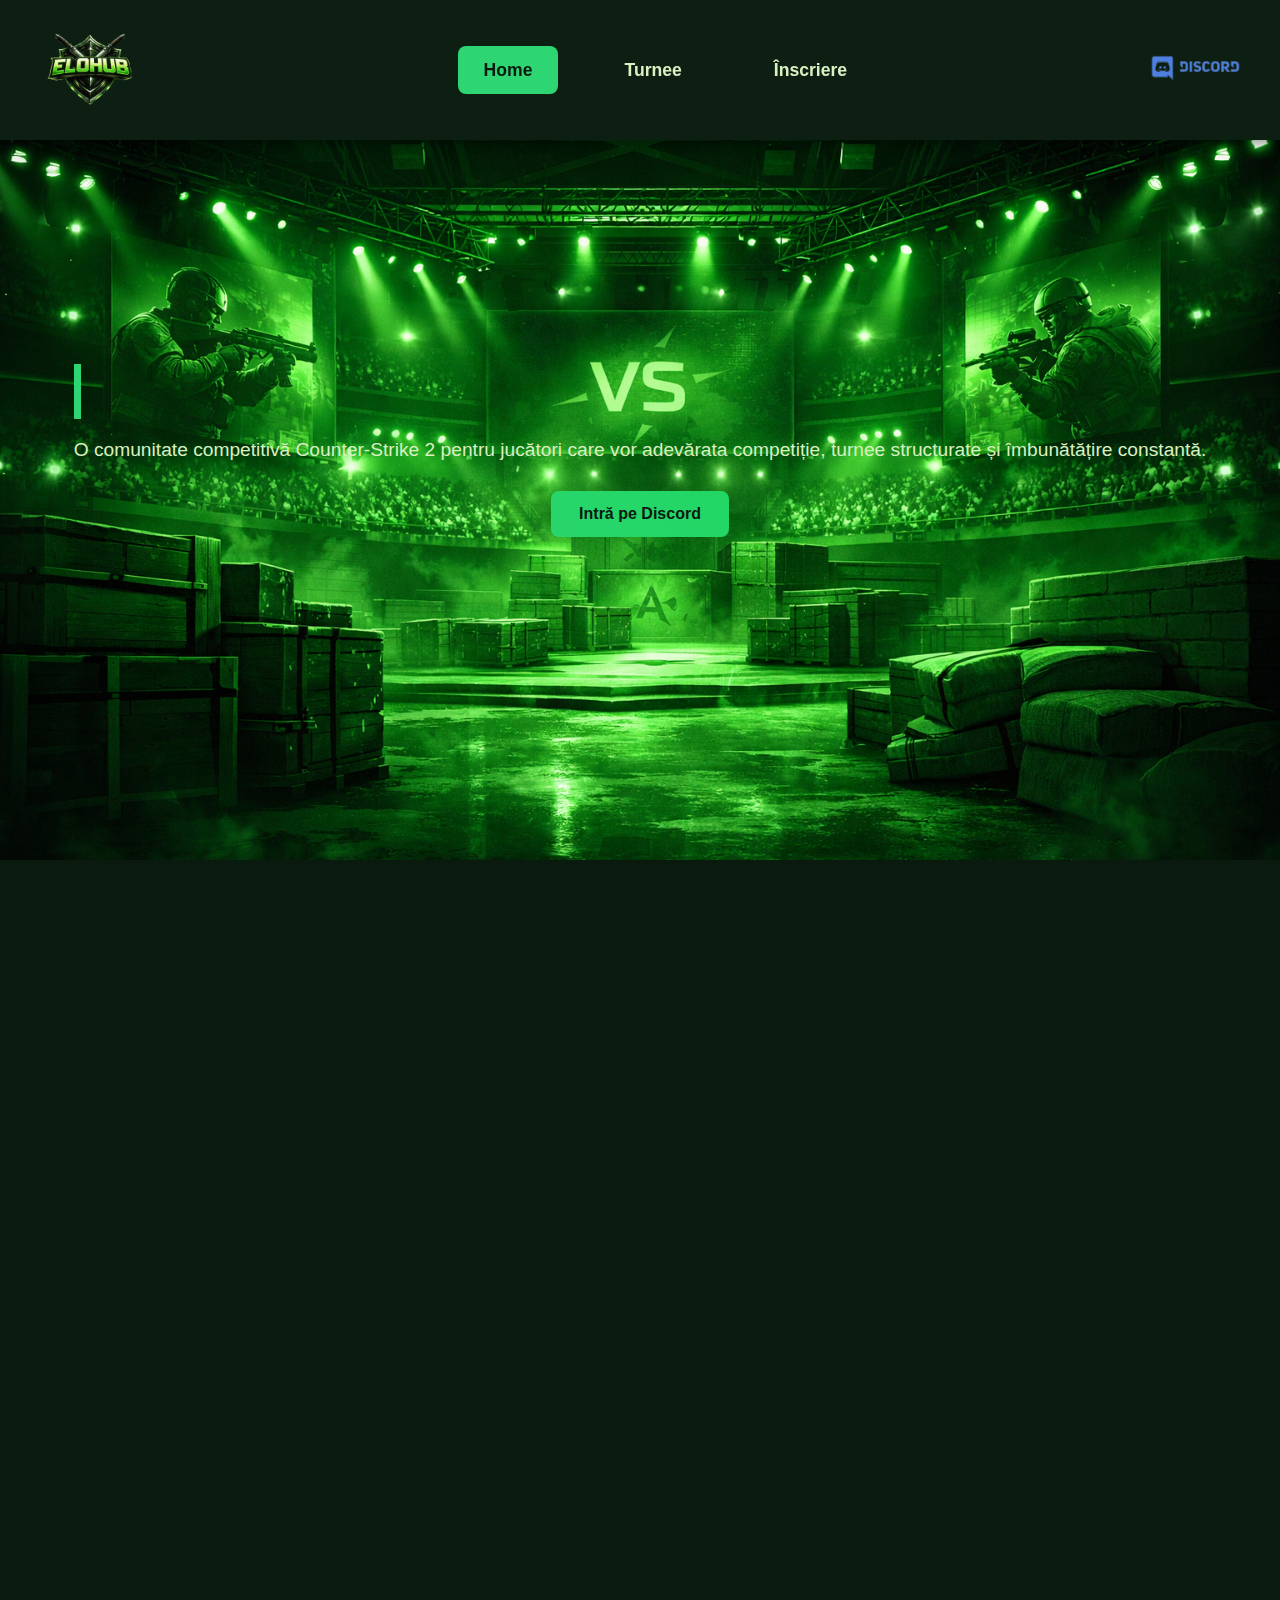
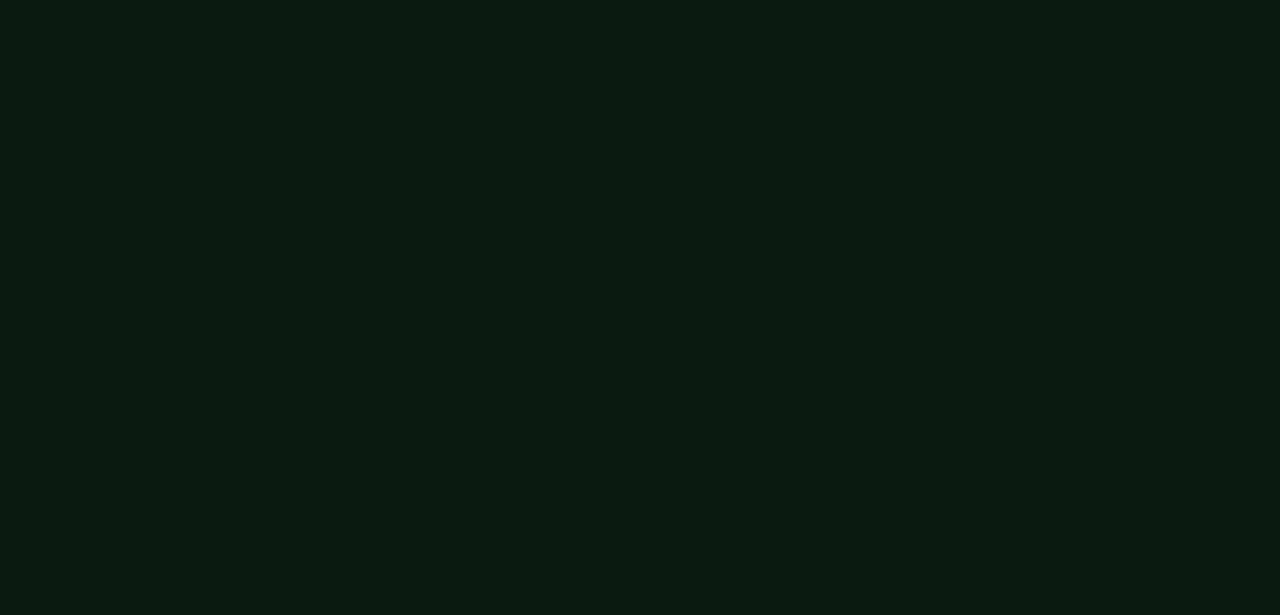
<file: index.html>
<!DOCTYPE html>
<html lang="ro">
<head>
  <meta charset="UTF-8">
  <meta name="viewport" content="width=device-width, initial-scale=1.0">
  <link rel="icon" type="image/png" href="images/favicon.png">
  <link rel="apple-touch-icon" href="images/favicon.png">

  <title>ELOHUB Community</title>
  <link rel="stylesheet" href="style.css">
</head>
<body>

  <!-- Navbar -->
  <nav>
    <div class="navbar">
      <img src="images/logo.png" alt="Logo ELOHUB" class="logo">

      <ul class="nav-links">
        <li><a href="index.html" class="active">Home</a></li>
        <li><a href="turnee.html">Turnee</a></li>
        <li><a href="inscriere.html">Înscriere</a></li>
      </ul>

      <a href="https://discord.gg/pgcGsfjr" target="_blank" class="discord-btn">
        <img src="images/discord.png" alt="Discord">
      </a>
    </div>
  </nav>

  <!-- Header -->
  <header class="header-turnee fade-in" style="background-image: url('images/header-background.png');">
    <div class="header-content">
      <h1>ELOHUB Community!</h1>
      <p>O comunitate competitivă Counter-Strike 2 pentru jucători care vor adevărata competiție, turnee structurate și îmbunătățire constantă.</p>
      <a href="https://discord.gg/pgcGsfjr" class="btn">Intră pe Discord</a>
    </div>
  </header>

  <!-- Misiune -->
  <section class="misiune fade-in">
    <h2>Misiunea Noastră</h2>
    <p>Ne dorim să construim o comunitate CS2 puternică, unde jucătorii pot concura, crește și-și demonstra abilitățile. Alătură-te singur sau cu echipa ta și participă la turnee cu premii în creștere.</p>
  </section>

  <!-- Social Media -->
  <section class="social-card fade-in">
    <h2>Rămâi conectat la turnee și evenimente – Social Media ELOHUB</h2>
    <div class="social-icons">
      <a href="https://www.instagram.com/elohubro/" target="_blank"><img src="images/instagram.png" alt="Instagram"></a>
      <a href="https://www.tiktok.com/@elohubro" target="_blank"><img src="images/tiktok.png" alt="TikTok"></a>
      <a href="https://www.youtube.com/@elohubro" target="_blank"><img src="images/youtube.png" alt="YouTube"></a>
    </div>
  </section>

  <!-- Card Turneu -->
  <section class="turnee-active fade-in">
    <div class="turneu-card">
      <h3>Turneu Active</h3>
      <p><strong>Turneu</strong></p>
      <p>Status: Upcoming</p>
      <p>Premiu: €100 (transferabil pe Revolut, ING, Paysafe)</p>
      <p>Server dedicat: EU / România</p>
      <p>Start turneu: În momentul în care se strâng 15 echipe</p>
      <a href="https://discord.gg/pgcGsfjr" class="btn">Înscrie echipa</a>
    </div>
  </section>

  <!-- Footer -->
  <footer class="fade-in">
    <p>© 2026 ELOHUB Community. Toate drepturile rezervate.</p>
  </footer>

  <!-- JS pentru Fade-in la Scroll -->
  <script>
    const faders = document.querySelectorAll('.fade-in');

    const appearOptions = {
      threshold: 0.2,
      rootMargin: "0px 0px -50px 0px"
    };

    const appearOnScroll = new IntersectionObserver((entries, observer) => {
      entries.forEach(entry => {
        if(entry.isIntersecting){
          entry.target.classList.add('show');
          observer.unobserve(entry.target);
        }
      });
    }, appearOptions);

    faders.forEach(fader => appearOnScroll.observe(fader));
  </script>

  <!-- Smooth scroll pentru ancore interne -->
  <script>
    document.querySelectorAll('a[href^="#"]').forEach(anchor => {
      anchor.addEventListener('click', function(e) {
        e.preventDefault();
        const target = document.querySelector(this.getAttribute('href'));
        if(target){
          target.scrollIntoView({ behavior: 'smooth' });
        }
      });
    });
  </script>

  <!-- Eliminare cursor după typing -->
  <script>
    const header = document.querySelector('.header-content h1');
    setTimeout(() => {
      header.style.borderRight = 'none';
    }, 3000); // timpul trebuie să fie egal cu animația din CSS (3s)
  </script>

<audio id="glockSound" src="sounds/glock.mp3" preload="auto"></audio>

<script>
  const glockSound = document.getElementById('glockSound');

  document.addEventListener('click', () => {
    glockSound.currentTime = 0; // resetează sunetul
    glockSound.volume = 0.25;   // volum mic (0.1–1)
    glockSound.play();
  });
</script>



</body>
</html>
</file>
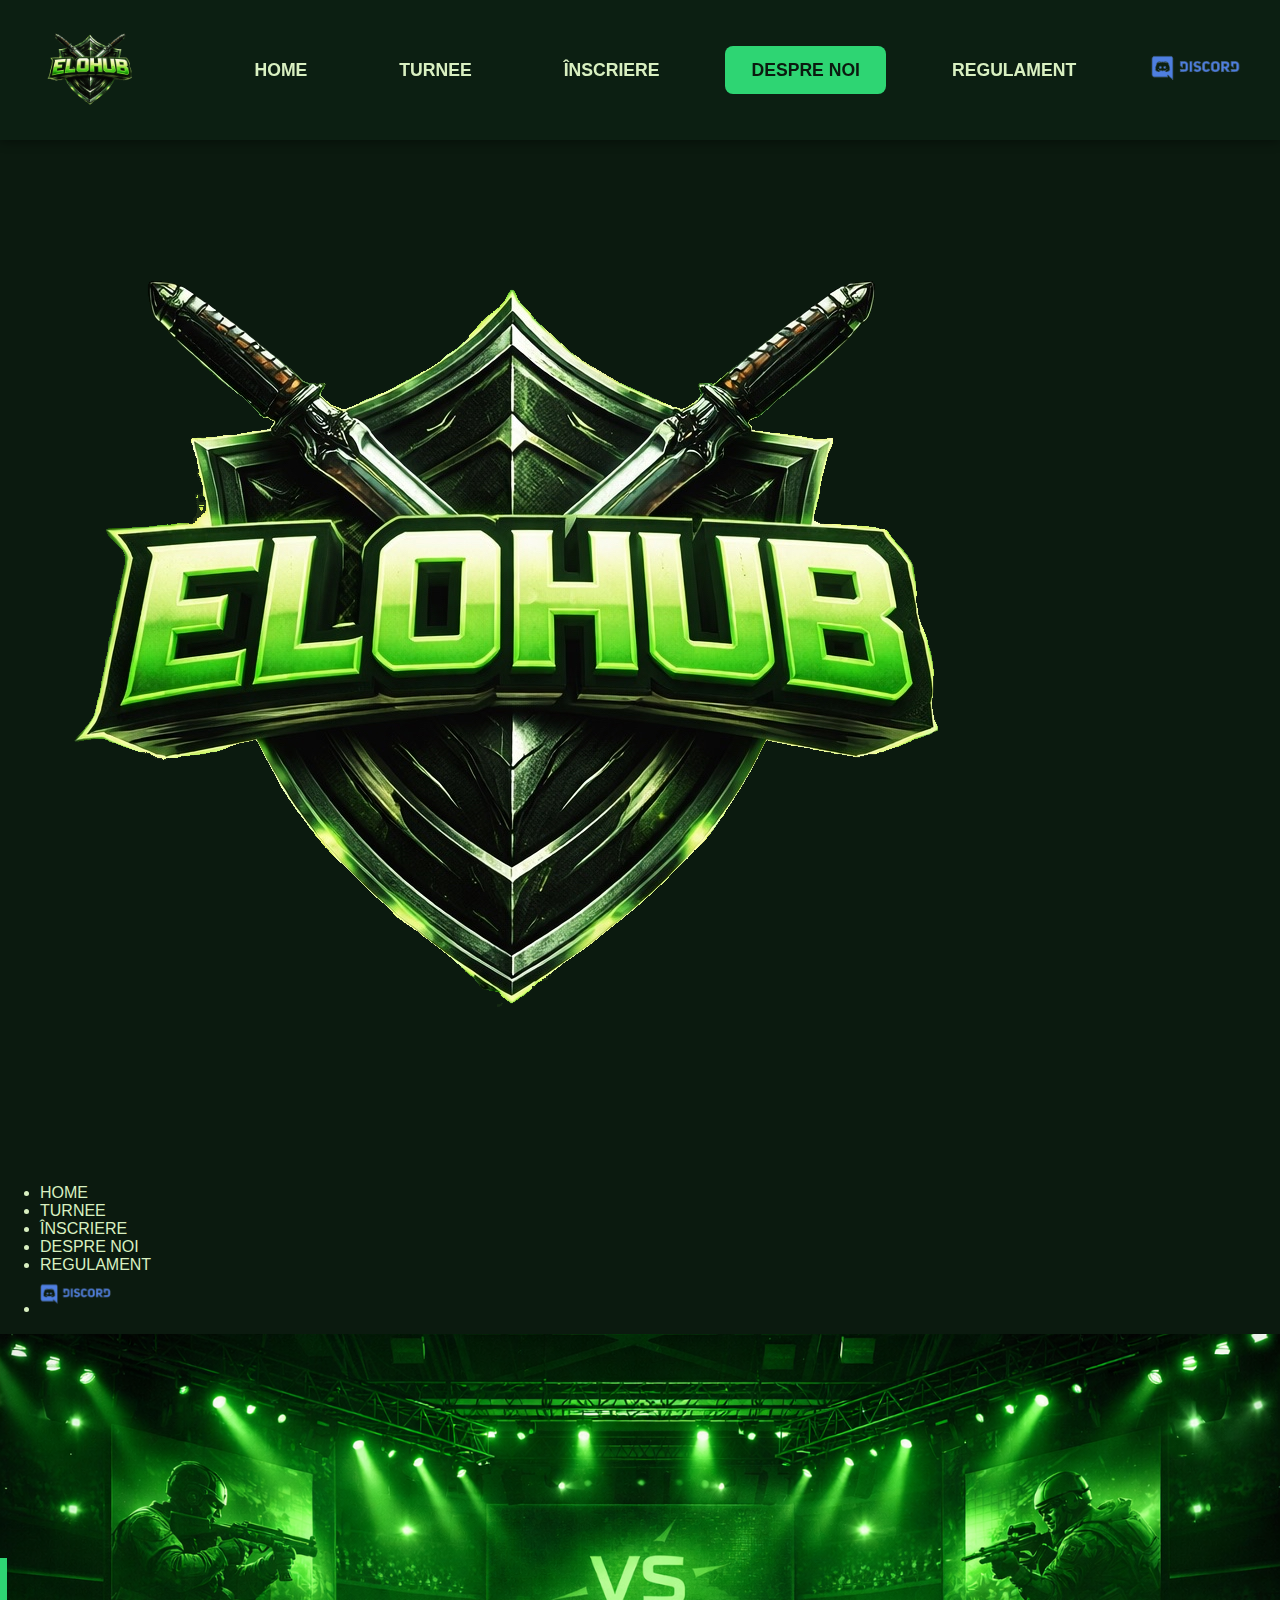
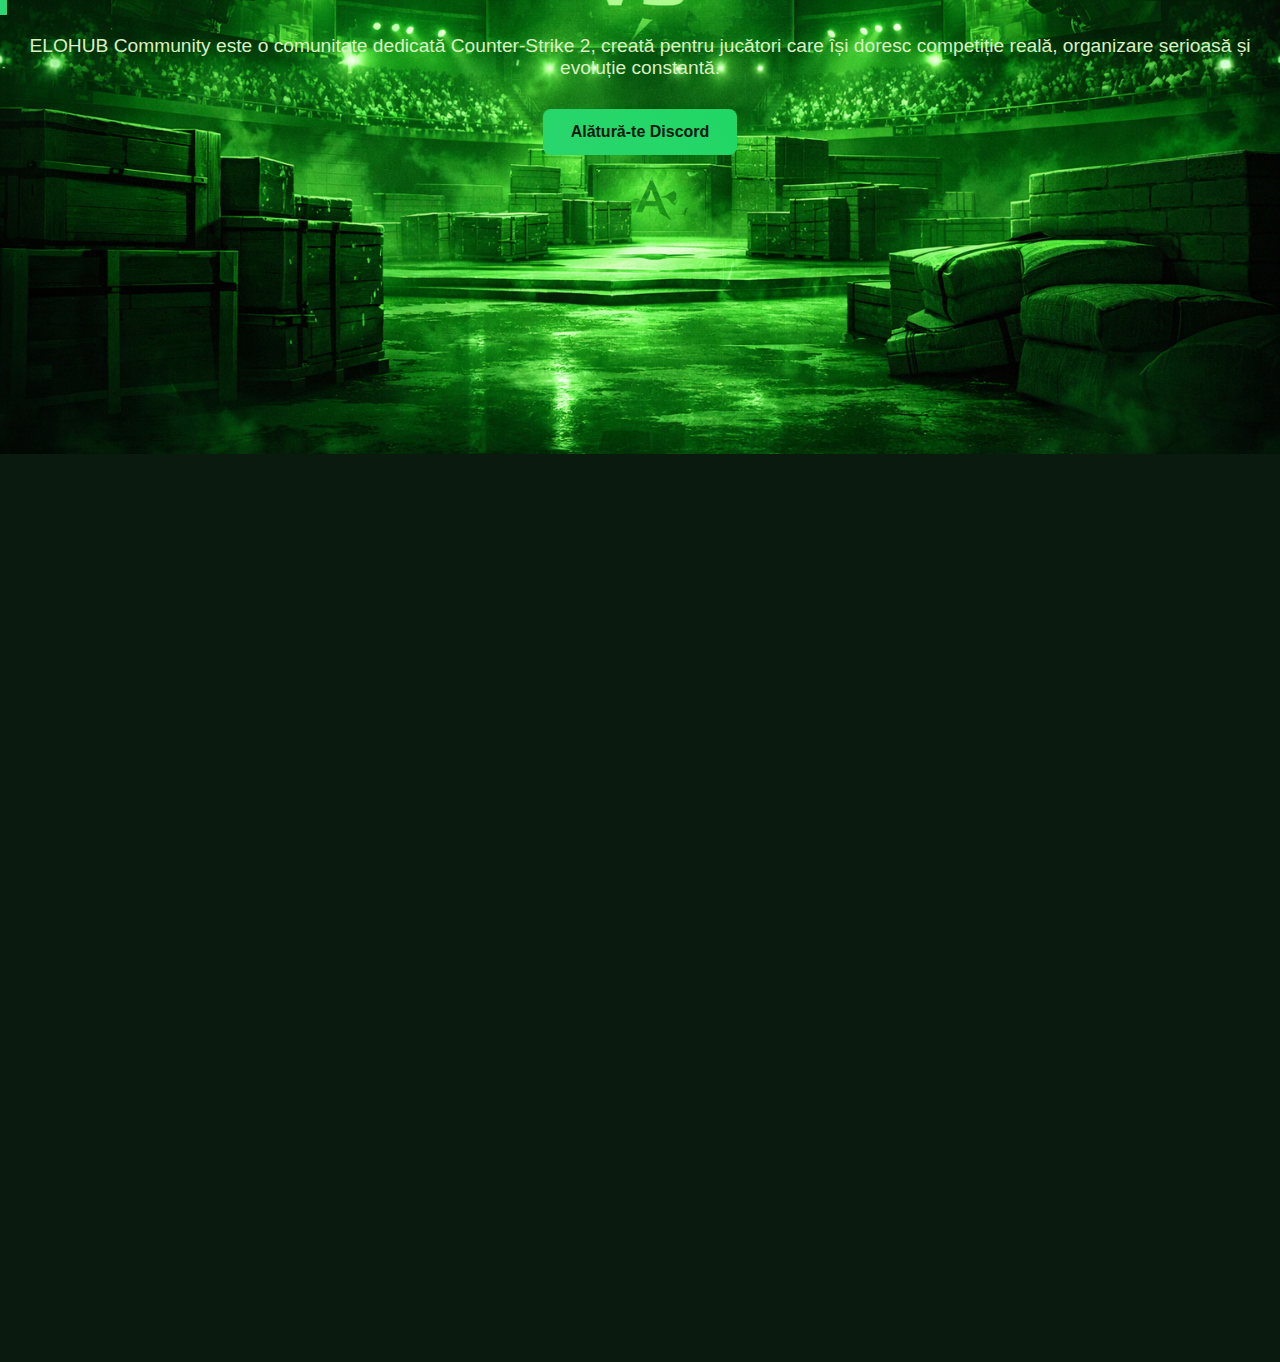
<file: despre.html>
<!DOCTYPE html>
<html lang="ro">
<head>
  <meta charset="UTF-8">
  <meta name="viewport" content="width=device-width, initial-scale=1.0">
  <link rel="icon" type="image/png" href="images/favicon.png">
  <link rel="apple-touch-icon" href="images/favicon.png">
  <title>Despre Noi – ELOHUB Community</title>
  <link rel="stylesheet" href="style.css">
</head>
<body>

  <!-- Navbar -->
  <nav>
    <div class="navbar">
      <img src="images/logo.png" alt="Logo ELOHUB" class="logo">

      <ul class="nav-links">
        <li><a href="index.html">HOME</a></li>
        <li><a href="turnee.html">TURNEE</a></li>
        <li><a href="inscriere.html">ÎNSCRIERE</a></li>
        <li><a href="despre.html" class="active">DESPRE NOI</a></li>
         <li><a href="regulament.html">REGULAMENT</a></li>
      </ul>

      <a href="https://discord.gg/pgcGsfjr" target="_blank" class="discord-btn">
        <img src="images/discord.png" alt="Discord">
      </a>
    </div>
  </nav>

  <!-- Mobile Hamburger -->
<div class="mobile-menu-icon" id="mobileMenuIcon">
  <div></div>
  <div></div>
  <div></div>
</div>

<!-- Mobile Menu Overlay -->
<div class="mobile-menu" id="mobileMenu">
  <img src="images/logo.png" alt="Logo ELOHUB" class="mobile-logo home-logo">
  <ul>
    <li><a href="index.html">HOME</a></li>
    <li><a href="turnee.html">TURNEE</a></li>
    <li><a href="inscriere.html">ÎNSCRIERE</a></li>
    <li><a href="despre.html" class="active">DESPRE NOI</a></li>
    <li><a href="regulament.html">REGULAMENT</a></li>
    <li>
      <a href="https://discord.gg/pgcGsfjr" target="_blank">
        <img src="images/discord.png" alt="Discord" style="height:40px;">
      </a>
    </li>
  </ul>
</div>


  <!-- Header Despre Noi -->
  <header class="header-turnee fade-in" style="background-image: url('images/header-background.png');">
    <div class="header-content">
      <h1>🎮 Despre ELOHUB Community</h1>
      <p>ELOHUB Community este o comunitate dedicată Counter-Strike 2, creată pentru jucători care își doresc competiție reală, organizare serioasă și evoluție constantă.</p>
      <a href="https://discord.gg/pgcGsfjr" class="btn">Alătură-te Discord</a>
    </div>
  </header>

  <!-- Card Despre Noi -->
  <section class="turnee-active fade-in">
    <div class="turneu-card">
      <h3>Scopul Comunității și Servicii</h3>
      <p>🔹 Organizăm turnee CS2 5v5 cu premii în bani</p>
      <p>🔹 Momentan premiu: 100€, cu obiectivul de a crește de la eveniment la eveniment</p>
      <p>🔹 Dispunem de 2 servere dedicate Counter-Strike 2, stabile și optimizate</p>
      <p>🔹 Avem canale speciale pentru:</p>
      <ul>
        <li>FACEIT 🎯</li>
        <li>Echipe & recrutări 🤝</li>
        <li>Discuții CS2 și strategii 🧠</li>
      </ul>
      <p>🛡️ Staff-ul ELOHUB este activ, capabil și gata să ajute comunitatea în orice moment, asigurând un mediu corect și organizat.</p>
      <p>📢 Ne dorim să construim o comunitate puternică, unde jucătorii pot concura, învăța și se pot afirma. Te așteptăm în număr cât mai mare, de preferat cu echipa ta, pentru a vă înscrie la turneele noastre și a lupta pentru premii din ce în ce mai mari.</p>
      <p>🚀 ELOHUB Community – locul unde competiția începe cu adevărat.</p>
      <a href="https://discord.gg/pgcGsfjr" class="btn">Intră pe Discord</a>
    </div>
  </section>

  <!-- Footer -->
  <footer class="fade-in">
    <p>© 2026 ELOHUB Community. Toate drepturile rezervate.</p>
  </footer>

  <!-- JS pentru Fade-in la Scroll -->
  <script>
    const faders = document.querySelectorAll('.fade-in');

    const appearOptions = {
      threshold: 0.2,
      rootMargin: "0px 0px -50px 0px"
    };

    const appearOnScroll = new IntersectionObserver((entries, observer) => {
      entries.forEach(entry => {
        if(entry.isIntersecting){
          entry.target.classList.add('show');
          observer.unobserve(entry.target);
        }
      });
    }, appearOptions);

    faders.forEach(fader => appearOnScroll.observe(fader));
  </script>

<script>
const mobileMenuIcon = document.getElementById('mobileMenuIcon');
const mobileMenu = document.getElementById('mobileMenu');

// Deschide / închide meniul din hamburger
mobileMenuIcon.addEventListener('click', () => {
  const isOpen = mobileMenu.classList.toggle('open');
  mobileMenuIcon.classList.toggle('active');

  // Scroll lock
  document.body.style.overflow = isOpen ? 'hidden' : 'auto';
});

// Închide meniul când apeși pe un link din meniu
const mobileLinks = mobileMenu.querySelectorAll('a');

mobileLinks.forEach(link => {
  link.addEventListener('click', () => {
    mobileMenu.classList.remove('open');
    mobileMenuIcon.classList.remove('active');
    document.body.style.overflow = 'auto'; // reactivare scroll
  });
});
</script>

</body>
</html>
</file>
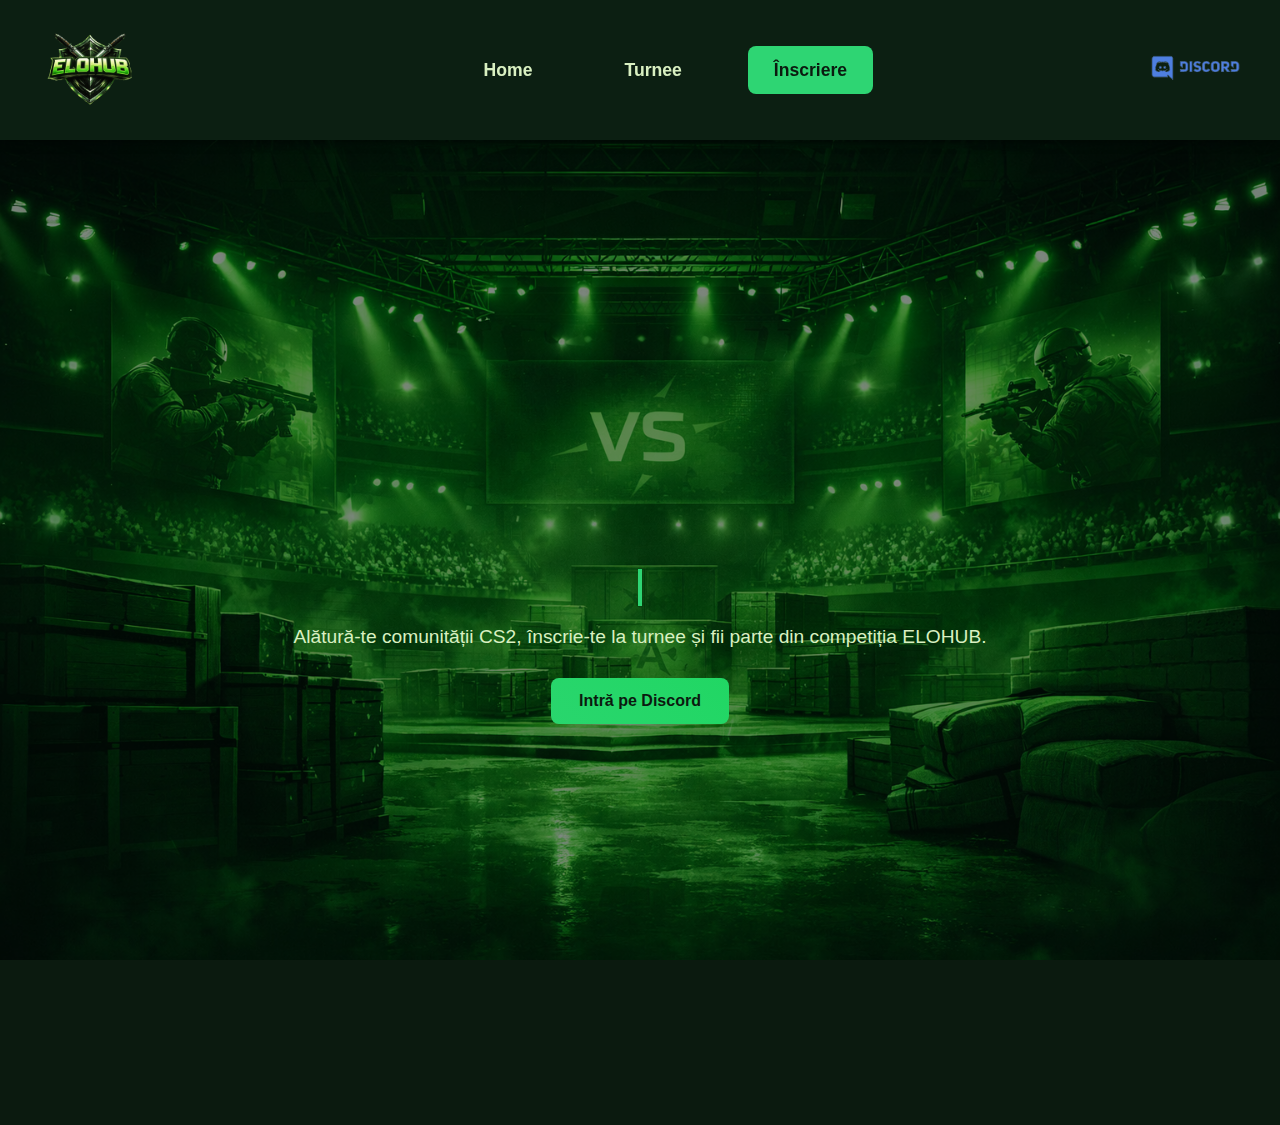
<file: inscriere.html>
<!DOCTYPE html>
<html lang="ro">
<head>
  <meta charset="UTF-8">
  <meta name="viewport" content="width=device-width, initial-scale=1.0">
  <title>Înscriere – ELOHUB Community</title>
  <link rel="stylesheet" href="style.css">
</head>
<body>

  <!-- Navbar -->
  <nav>
    <div class="navbar">
      <img src="images/logo.png" alt="Logo ELOHUB" class="logo">

      <ul class="nav-links">
        <li><a href="index.html">Home</a></li>
        <li><a href="turnee.html">Turnee</a></li>
        <li><a href="inscriere.html" class="active">Înscriere</a></li>
      </ul>

      <a href="https://discord.gg/pgcGsfjr" target="_blank" class="discord-btn">
        <img src="images/discord.png" alt="Discord">
      </a>
    </div>
  </nav>

  <!-- Header -->
  <header class="header-inscriere fade-in">
    <div class="header-content">
      <h1>Înscriere ELOHUB!</h1>
      <p>Alătură-te comunității CS2, înscrie-te la turnee și fii parte din competiția ELOHUB.</p>
      <a href="https://discord.gg/pgcGsfjr" class="btn">Intră pe Discord</a>
    </div>
  </header>



  <!-- Footer -->
  <footer class="fade-in">
    <p>© 2026 ELOHUB Community. Toate drepturile rezervate.</p>
  </footer>

  <!-- JS pentru Fade-in la Scroll -->
  <script>
    const faders = document.querySelectorAll('.fade-in');

    const appearOptions = {
      threshold: 0.2,
      rootMargin: "0px 0px -50px 0px"
    };

    const appearOnScroll = new IntersectionObserver((entries, observer) => {
      entries.forEach(entry => {
        if(entry.isIntersecting){
          entry.target.classList.add('show');
          observer.unobserve(entry.target);
        }
      });
    }, appearOptions);

    faders.forEach(fader => appearOnScroll.observe(fader));
  </script>

  <!-- JS pentru cursor titlu header -->
  <script>
    const headerInscriere = document.querySelector('.header-inscriere .header-content h1');

    setTimeout(() => {
      headerInscriere.style.borderRight = 'none'; // cursorul dispare complet după 3s
    }, 3000);
  </script>

</body>
</html>
</file>
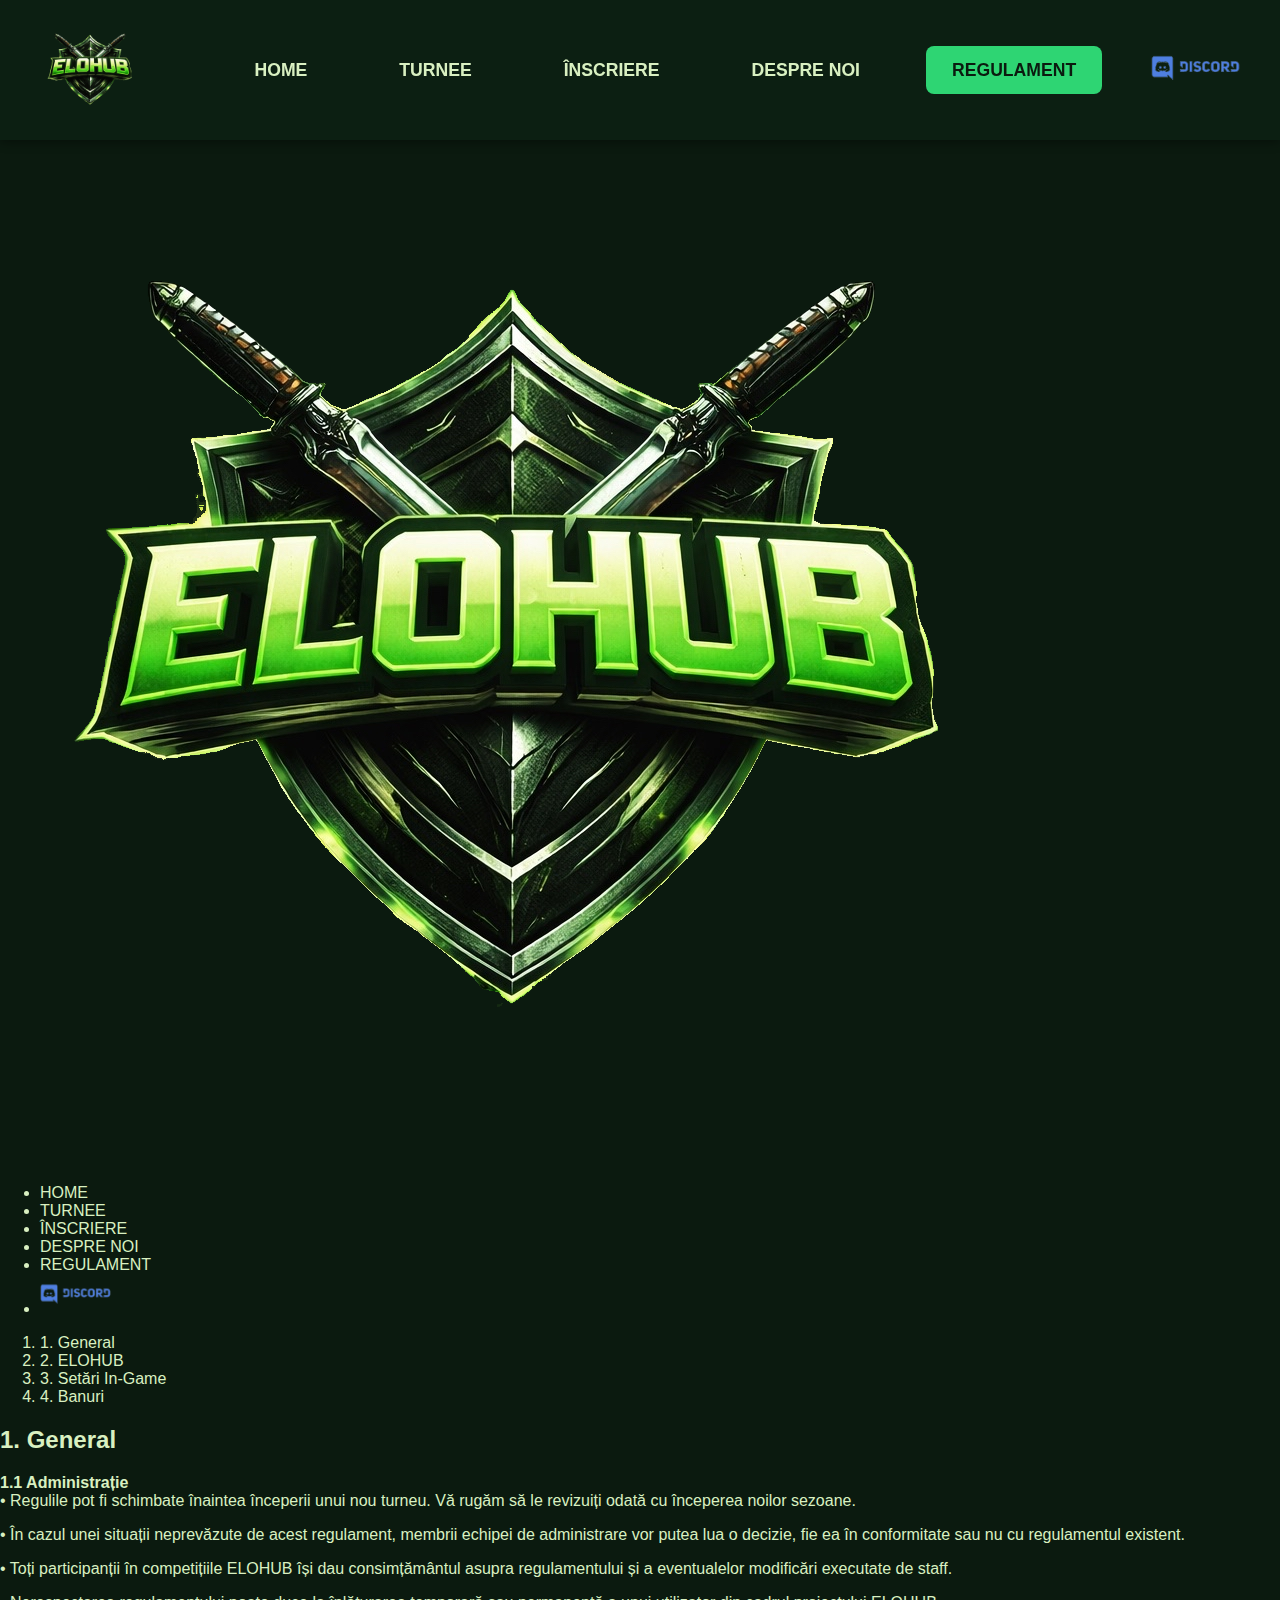
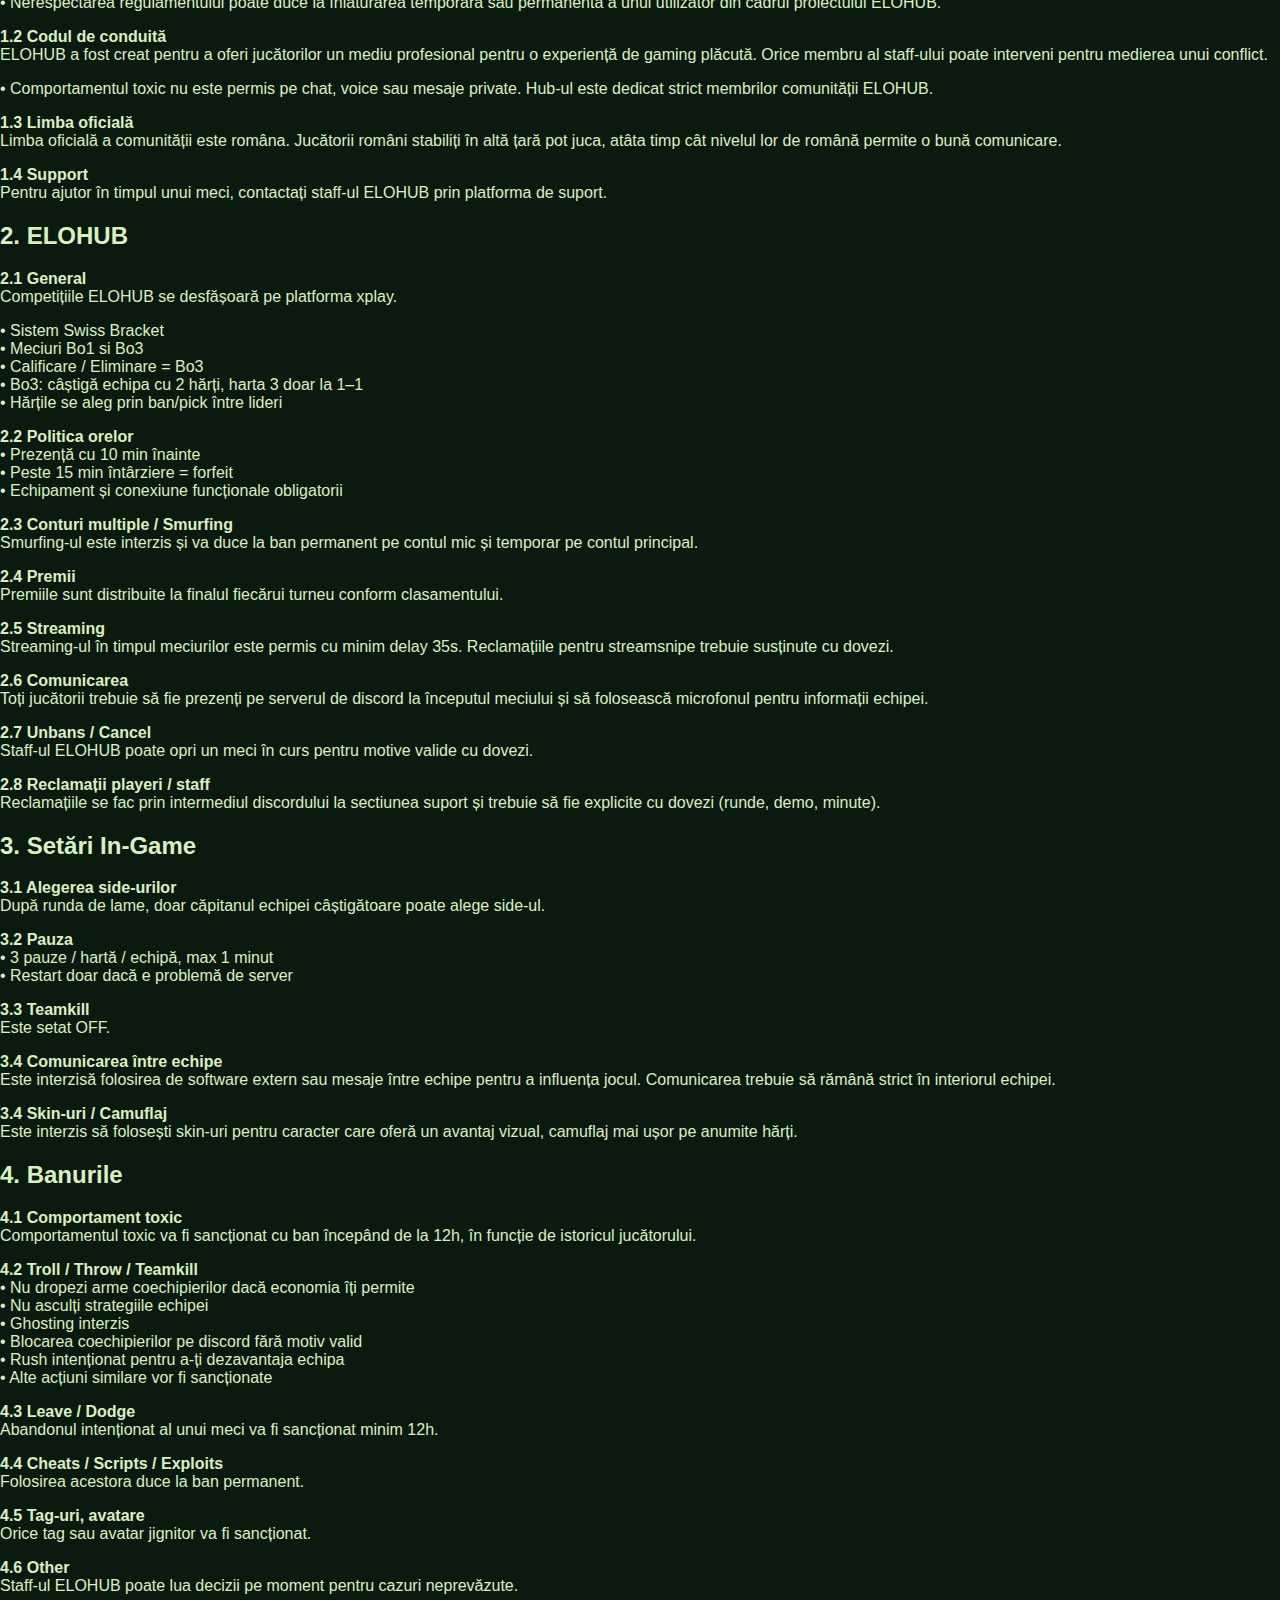
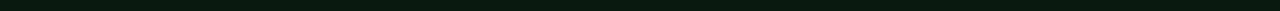
<file: regulament.html>
<!DOCTYPE html>
<html lang="ro">
<head>
  <meta charset="UTF-8">
  <meta name="viewport" content="width=device-width, initial-scale=1.0">
  <link rel="icon" type="image/png" href="images/favicon.png">
  <link rel="apple-touch-icon" href="images/favicon.png">

  <title>ELOHUB Community</title>
  <link rel="stylesheet" href="style.css">
</head>
<body>

   <!-- Navbar -->
  <nav>
    <div class="navbar">
      <img src="images/logo.png" alt="Logo ELOHUB" class="logo">

      <ul class="nav-links">
        <li><a href="index.html">HOME</a></li>
        <li><a href="turnee.html">TURNEE</a></li>
        <li><a href="inscriere.html">ÎNSCRIERE</a></li>
        <li><a href="despre.html">DESPRE NOI</a></li>
         <li><a href="regulament.html" class="active">REGULAMENT</a></li>
      </ul>

      <a href="https://discord.gg/pgcGsfjr" target="_blank" class="discord-btn">
        <img src="images/discord.png" alt="Discord">
      </a>
    </div>
  </nav>

  <!-- Mobile Hamburger -->
<div class="mobile-menu-icon" id="mobileMenuIcon">
  <div></div>
  <div></div>
  <div></div>
</div>

<!-- Mobile Menu Overlay -->
<div class="mobile-menu" id="mobileMenu">
  <img src="images/logo.png" alt="Logo ELOHUB" class="mobile-logo home-logo">
  <ul>
    <li><a href="index.html">HOME</a></li>
    <li><a href="turnee.html">TURNEE</a></li>
    <li><a href="inscriere.html">ÎNSCRIERE</a></li>
    <li><a href="despre.html">DESPRE NOI</a></li>
    <li><a href="regulament.html" class="active">REGULAMENT</a></li>
    <li>
      <a href="https://discord.gg/pgcGsfjr" target="_blank">
        <img src="images/discord.png" alt="Discord" style="height:40px;">
      </a>
    </li>
  </ul>
</div>

<!-- Regulament -->
<div class="regulament">
  <!-- Meniu lateral -->
  <nav class="regulament-menu">
    <ol>
      <li><a href="#general">1. General</a></li>
      <li><a href="#elohub">2. ELOHUB</a></li>
      <li><a href="#setari">3. Setări In-Game</a></li>
      <li><a href="#banuri">4. Banuri</a></li>
    </ol>
  </nav>


    <!-- Conținut regulament -->
    <div class="regulament-content">
      <!-- General -->
      <h2 id="general">1. General</h2>
      <p><strong>1.1 Administrație</strong><br>
       • Regulile pot fi schimbate înaintea începerii unui nou turneu. Vă rugăm să le revizuiți odată cu începerea noilor sezoane.</p>
      <p>• În cazul unei situații neprevăzute de acest regulament, membrii echipei de administrare vor putea lua o decizie, fie ea în conformitate sau nu cu regulamentul existent.</p>
      <p> • Toți participanții în competițiile ELOHUB își dau consimțământul asupra regulamentului și a eventualelor modificări executate de staff.</p>
      <p>• Nerespectarea regulamentului poate duce la înlăturarea temporară sau permanentă a unui utilizator din cadrul proiectului ELOHUB.</p>

      <p><strong>1.2 Codul de conduită</strong><br>
      ELOHUB a fost creat pentru a oferi jucătorilor un mediu profesional pentru o experiență de gaming plăcută. Orice membru al staff-ului poate interveni pentru medierea unui conflict.</p>
      <p>• Comportamentul toxic nu este permis pe chat, voice sau mesaje private. Hub-ul este dedicat strict membrilor comunității ELOHUB.</p>

      <p><strong>1.3 Limba oficială</strong><br>
      Limba oficială a comunității este româna. Jucătorii români stabiliți în altă țară pot juca, atâta timp cât nivelul lor de română permite o bună comunicare.</p>

      <p><strong>1.4 Support</strong><br>
      Pentru ajutor în timpul unui meci, contactați staff-ul ELOHUB prin platforma de suport.</p>

      <!-- ELOHUB -->
      <h2 id="elohub">2. ELOHUB</h2>
      <p><strong>2.1 General</strong><br>
      Competițiile ELOHUB se desfășoară pe platforma xplay.</p>
      <p>• Sistem Swiss Bracket<br>
         • Meciuri Bo1 si Bo3<br>
         • Calificare / Eliminare = Bo3<br>
         • Bo3: câștigă echipa cu 2 hărți, harta 3 doar la 1–1<br>
         • Hărțile se aleg prin ban/pick între lideri</p>

      <p><strong>2.2 Politica orelor</strong><br>
      • Prezență cu 10 min înainte<br>
      • Peste 15 min întârziere = forfeit<br>
      • Echipament și conexiune funcționale obligatorii</p>

      <p><strong>2.3 Conturi multiple / Smurfing</strong><br>
      Smurfing-ul este interzis și va duce la ban permanent pe contul mic și temporar pe contul principal.</p>

      <p><strong>2.4 Premii</strong><br>
      Premiile sunt distribuite la finalul fiecărui turneu conform clasamentului.</p>

      <p><strong>2.5 Streaming</strong><br>
      Streaming-ul în timpul meciurilor este permis cu minim delay 35s. Reclamațiile pentru streamsnipe trebuie susținute cu dovezi.</p>

      <p><strong>2.6 Comunicarea</strong><br>
      Toți jucătorii trebuie să fie prezenți pe serverul de discord la începutul meciului și să folosească microfonul pentru informații echipei.</p>

      <p><strong>2.7 Unbans / Cancel</strong><br>
      Staff-ul ELOHUB poate opri un meci în curs pentru motive valide cu dovezi.</p>

      <p><strong>2.8 Reclamații playeri / staff</strong><br>
      Reclamațiile se fac prin intermediul discordului la sectiunea suport și trebuie să fie explicite cu dovezi (runde, demo, minute).</p>

      <!-- Setări In-Game -->
      <h2 id="setari">3. Setări In-Game</h2>
      <p><strong>3.1 Alegerea side-urilor</strong><br>
      După runda de lame, doar căpitanul echipei câștigătoare poate alege side-ul.</p>

      <p><strong>3.2 Pauza</strong><br>
      • 3 pauze / hartă / echipă, max 1 minut<br>
      • Restart doar dacă e problemă de server
      <p><strong>3.3 Teamkill</strong><br>
      Este setat OFF.</p>

      <p><strong>3.4 Comunicarea între echipe</strong><br>
      Este interzisă folosirea de software extern sau mesaje între echipe pentru a influența jocul. Comunicarea trebuie să rămână strict în interiorul echipei.</p>

      <p><strong>3.4 Skin-uri / Camuflaj</strong><br>
Este interzis să folosești skin-uri pentru caracter care oferă un avantaj vizual, camuflaj mai ușor pe anumite hărți.</p>


      <!-- Banurile -->
      <h2 id="banuri">4. Banurile</h2>
      <p><strong>4.1 Comportament toxic</strong><br>
      Comportamentul toxic va fi sancționat cu ban începând de la 12h, în funcție de istoricul jucătorului.</p>

      <p><strong>4.2 Troll / Throw / Teamkill</strong><br>
      • Nu dropezi arme coechipierilor dacă economia îți permite<br>
      • Nu asculți strategiile echipei<br>
      • Ghosting interzis<br>
      • Blocarea coechipierilor pe discord fără motiv valid<br>
      • Rush intenționat pentru a-ți dezavantaja echipa<br>
      • Alte acțiuni similare vor fi sancționate</p>

      <p><strong>4.3 Leave / Dodge</strong><br>
      Abandonul intenționat al unui meci va fi sancționat minim 12h.</p>

      <p><strong>4.4 Cheats / Scripts / Exploits</strong><br>
      Folosirea acestora duce la ban permanent.</p>

      <p><strong>4.5 Tag-uri, avatare</strong><br>
      Orice tag sau avatar jignitor va fi sancționat.</p>

      <p><strong>4.6 Other</strong><br>
      Staff-ul ELOHUB poate lua decizii pe moment pentru cazuri neprevăzute.</p>

    </div>

  </footer>
  </div>


  
<script>
document.addEventListener('DOMContentLoaded', function() {
  const sections = document.querySelectorAll('.regulament-content h2');
  const menuLinks = document.querySelectorAll('.regulament-menu a');

  function setActiveLink() {
    let currentIndex = 0;
    const scrollPos = window.scrollY + 160; // ajustare pentru navbar

    // Determinăm secțiunea curentă
    sections.forEach((section, index) => {
      if (scrollPos >= section.offsetTop) {
        currentIndex = index;
      }
    });

    // Verificăm dacă suntem aproape de finalul paginii -> ultima secțiune activă
    if ((window.innerHeight + window.scrollY) >= (document.body.offsetHeight - 10)) {
      currentIndex = sections.length - 1;
    }

    // Aplicăm clasa active
    menuLinks.forEach(link => link.classList.remove('active'));
    menuLinks[currentIndex].classList.add('active');
  }

  // Setare inițială și la scroll
  setActiveLink();
  window.addEventListener('scroll', setActiveLink);
});
</script>

<script>
const mobileMenuIcon = document.getElementById('mobileMenuIcon');
const mobileMenu = document.getElementById('mobileMenu');

// Deschide / închide meniul din hamburger
mobileMenuIcon.addEventListener('click', () => {
  const isOpen = mobileMenu.classList.toggle('open');
  mobileMenuIcon.classList.toggle('active');

  // Scroll lock
  document.body.style.overflow = isOpen ? 'hidden' : 'auto';
});

// Închide meniul când apeși pe un link din meniu
const mobileLinks = mobileMenu.querySelectorAll('a');

mobileLinks.forEach(link => {
  link.addEventListener('click', () => {
    mobileMenu.classList.remove('open');
    mobileMenuIcon.classList.remove('active');
    document.body.style.overflow = 'auto'; // reactivare scroll
  });
});
</script>


</body>
</html>
</file>
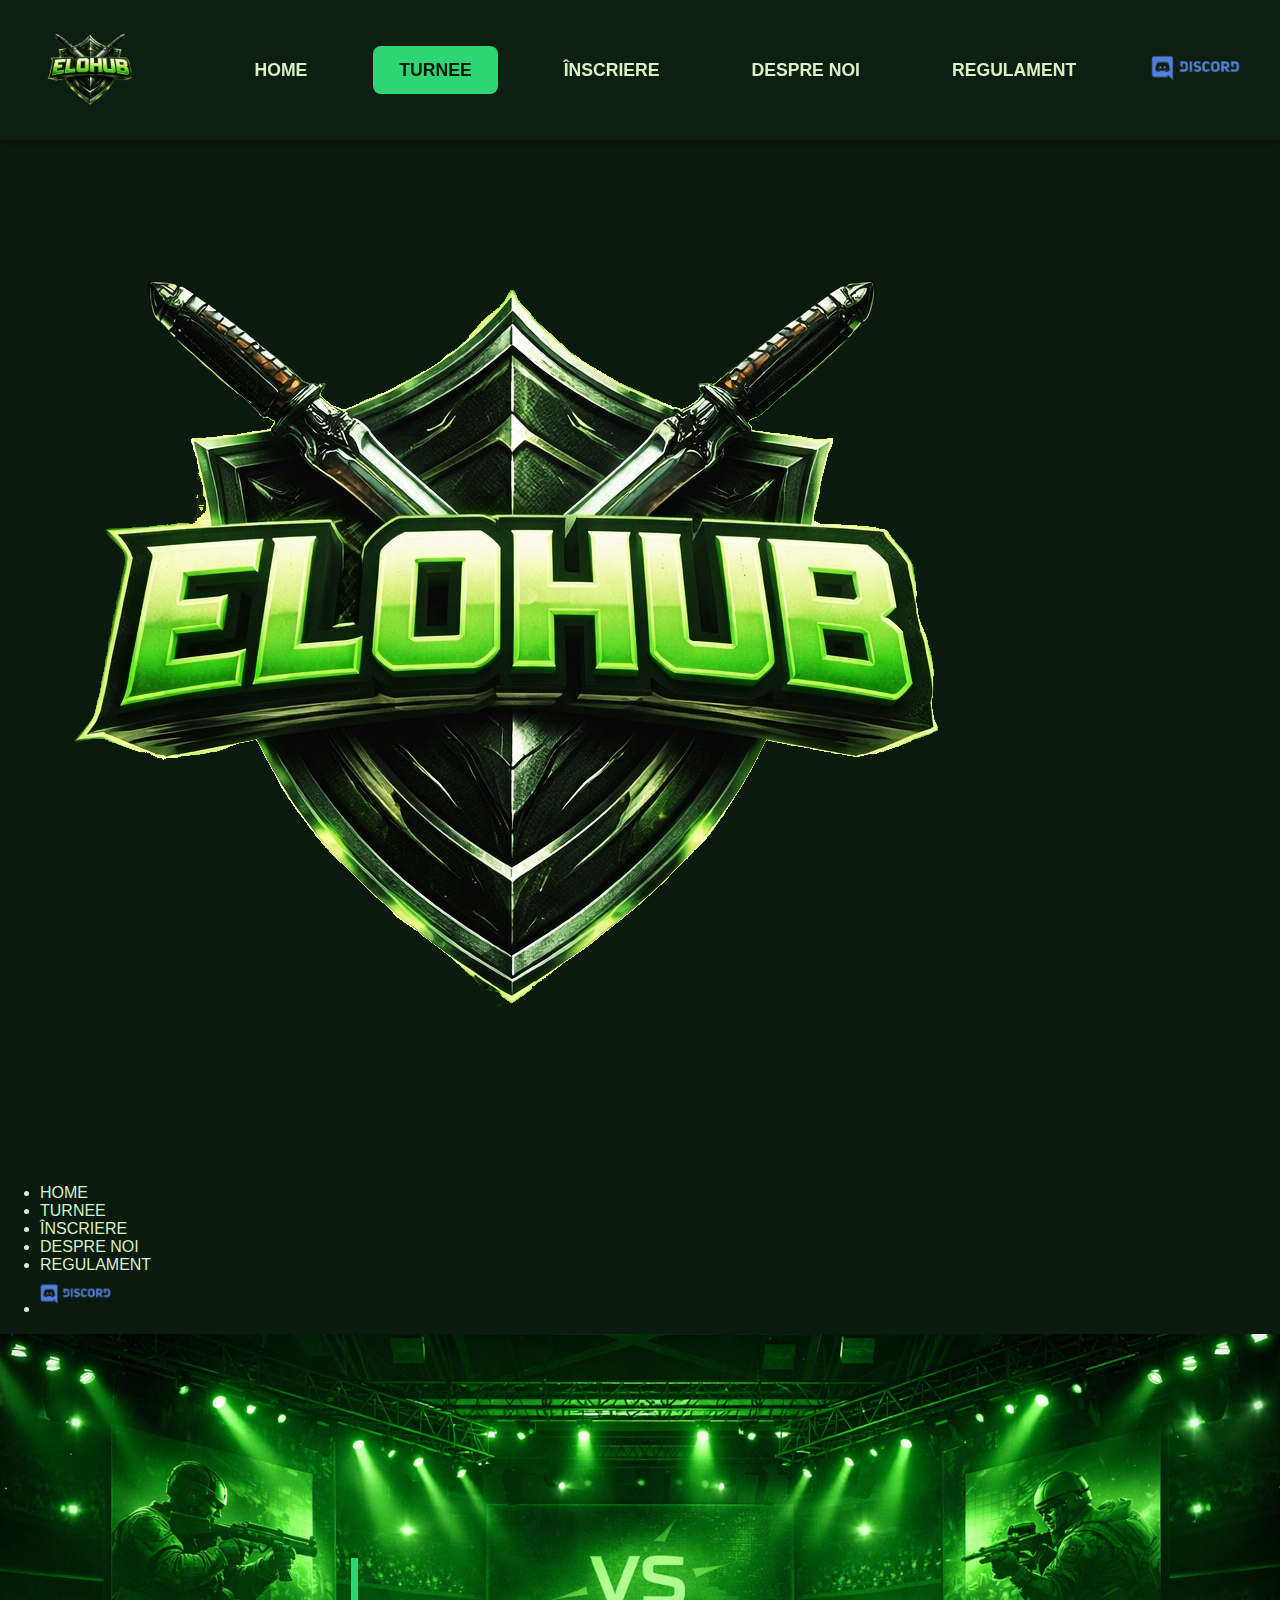
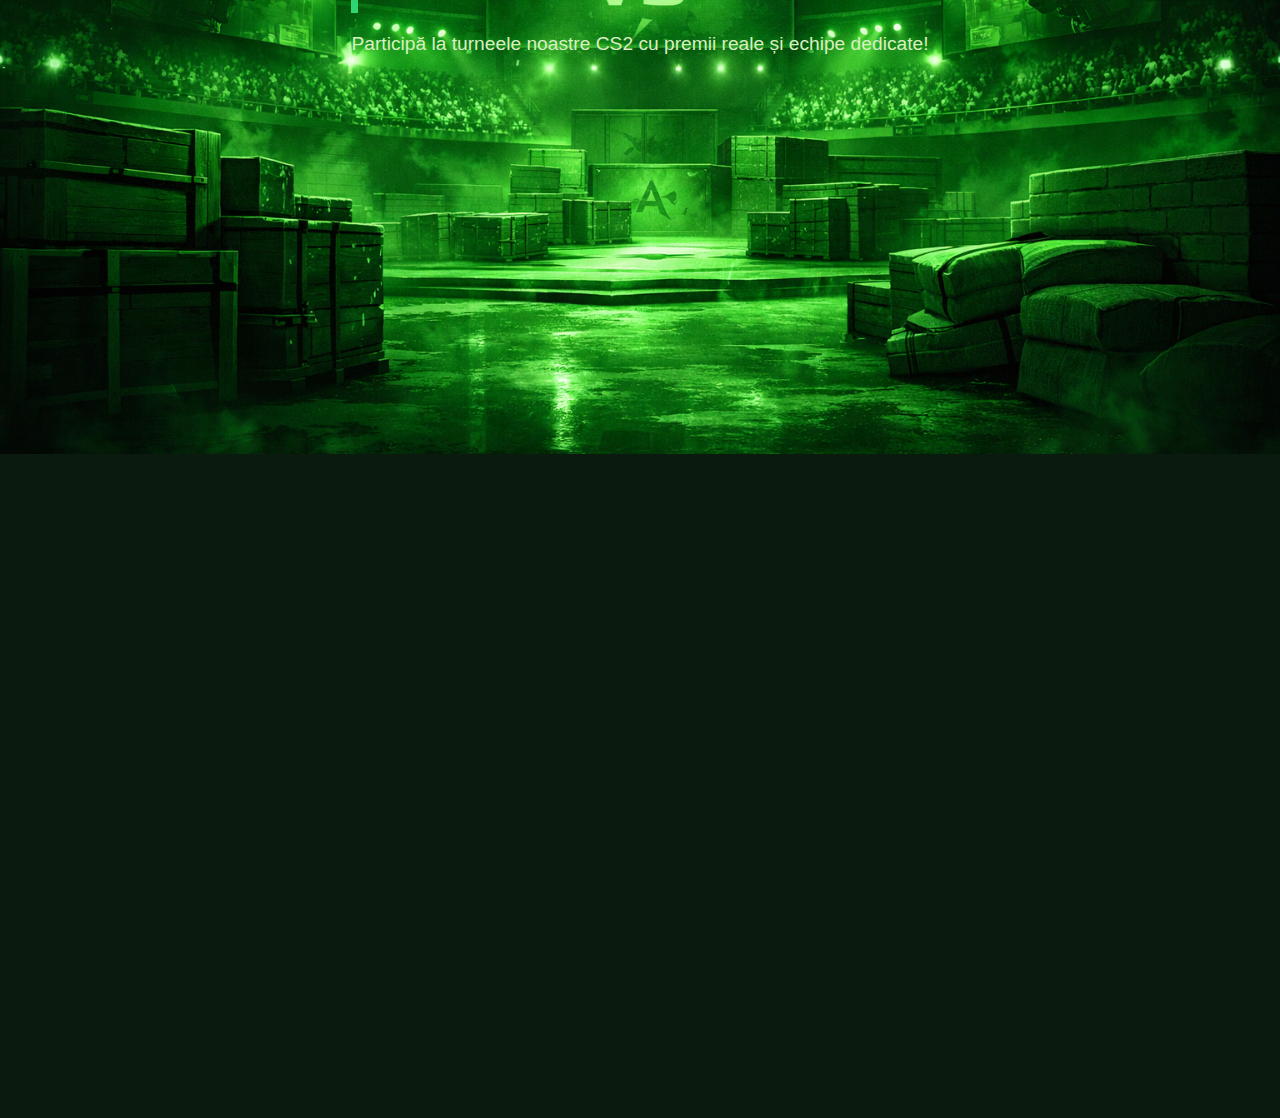
<file: turnee.html>
<!DOCTYPE html>
<html lang="ro">
<head>
  <meta charset="UTF-8">
  <meta name="viewport" content="width=device-width, initial-scale=1.0">
  <link rel="icon" type="image/png" href="images/favicon.png">
  <link rel="apple-touch-icon" href="images/favicon.png">
  <title>Turnee ELOHUB</title>
  <link rel="stylesheet" href="style.css">
</head>
<body>

  <!-- Navbar -->
  <nav>
    <div class="navbar">
      <img src="images/logo.png" alt="Logo ELOHUB" class="logo">

      <ul class="nav-links">
        <li><a href="index.html">HOME</a></li>
        <li><a href="turnee.html" class="active">TURNEE</a></li>
        <li><a href="inscriere.html">ÎNSCRIERE</a></li>
        <li><a href="despre.html">DESPRE NOI</a></li>
         <li><a href="regulament.html">REGULAMENT</a></li>
      </ul>

      <a href="https://discord.gg/pgcGsfjr" target="_blank" class="discord-btn">
        <img src="images/discord.png" alt="Discord">
      </a>
    </div>
  </nav>

  <!-- Mobile Hamburger -->
<div class="mobile-menu-icon" id="mobileMenuIcon">
  <div></div>
  <div></div>
  <div></div>
</div>

<!-- Mobile Menu Overlay -->
<div class="mobile-menu" id="mobileMenu">
  <img src="images/logo.png" alt="Logo ELOHUB" class="mobile-logo home-logo">
  <ul>
    <li><a href="index.html">HOME</a></li>
    <li><a href="turnee.html" class="active">TURNEE</a></li>
    <li><a href="inscriere.html">ÎNSCRIERE</a></li>
    <li><a href="despre.html">DESPRE NOI</a></li>
    <li><a href="regulament.html">REGULAMENT</a></li>
    <li>
      <a href="https://discord.gg/pgcGsfjr" target="_blank">
        <img src="images/discord.png" alt="Discord" style="height:40px;">
      </a>
    </li>
  </ul>
</div>

  <!-- Header -->
  <header class="header-turnee fade-in" style="background-image: url('images/header-background.png');">
    <div class="header-content">
      <h1>Turnee ELOHUB!</h1>
      <p>Participă la turneele noastre CS2 cu premii reale și echipe dedicate!</p>
    </div>
  </header>

  <!-- Turnee Active -->
  <section class="turnee-active fade-in">
    <div class="turneu-card">
      <h3>Turneu Active</h3>
      <p><strong>Turneu</strong></p>
      <p>Status: Upcoming</p>
      <p>Premiu: €100 (transferabil pe Revolut, ING, Paysafe)</p>
      <p>Server dedicat: EU / România</p>
      <p>Start turneu: În momentul în care se strâng 15 echipe</p>
      <a href="https://discord.gg/pgcGsfjr" class="btn">Înscrie echipa</a>
    </div>
    <!-- Poți adăuga mai multe turnee duplicând div.turneu-card -->
  </section>

  <!-- Footer -->
  <footer class="fade-in">
    <p>© 2026 ELOHUB Community. Toate drepturile rezervate.</p>
  </footer>

  <!-- JS pentru Fade-in la Scroll -->
  <script>
    const faders = document.querySelectorAll('.fade-in');

    const appearOptions = {
      threshold: 0.2,
      rootMargin: "0px 0px -50px 0px"
    };

    const appearOnScroll = new IntersectionObserver((entries, observer) => {
      entries.forEach(entry => {
        if(entry.isIntersecting){
          entry.target.classList.add('show');
          observer.unobserve(entry.target);
        }
      });
    }, appearOptions);

    faders.forEach(fader => appearOnScroll.observe(fader));
  </script>


 <script>
  // Smooth scroll pentru link-urile interne
  document.querySelectorAll('a[href^="#"]').forEach(anchor => {
    anchor.addEventListener('click', function(e) {
      e.preventDefault();
      const target = document.querySelector(this.getAttribute('href'));
      if(target){
        target.scrollIntoView({ behavior: 'smooth' });
      }
    });
  });
</script>

<script>
  const header = document.querySelector('.header-content h1');

  // timpul animatiei trebuie să fie egal cu cel din CSS (3s aici)
  setTimeout(() => {
    header.style.borderRight = 'none'; // cursorul dispare complet
  }, 3000);
</script>

<script>
const mobileMenuIcon = document.getElementById('mobileMenuIcon');
const mobileMenu = document.getElementById('mobileMenu');

// Deschide / închide meniul din hamburger
mobileMenuIcon.addEventListener('click', () => {
  const isOpen = mobileMenu.classList.toggle('open');
  mobileMenuIcon.classList.toggle('active');

  // Scroll lock
  document.body.style.overflow = isOpen ? 'hidden' : 'auto';
});

// Închide meniul când apeși pe un link din meniu
const mobileLinks = mobileMenu.querySelectorAll('a');

mobileLinks.forEach(link => {
  link.addEventListener('click', () => {
    mobileMenu.classList.remove('open');
    mobileMenuIcon.classList.remove('active');
    document.body.style.overflow = 'auto'; // reactivare scroll
  });
});
</script>


</body>
</html>
</file>
<file: style.css>
/* ===== General ===== */
body {
  margin: 0;
  font-family: Arial, Helvetica, sans-serif;
  background: #0b1a0f;
  color: #d9f0c1;
  cursor: url('images/glock-cursor.png') 16 16, auto;
}

a {
  text-decoration: none;
  color: inherit;
}

/* ===== Navbar ===== */
.navbar {
  display: flex;
  align-items: center;
  justify-content: space-between;
  padding: 20px 40px;
  background: #0c1f12;
  position: sticky;
  top: 0;
  z-index: 100;
  box-shadow: 0 2px 10px rgba(0,0,0,0.4);
}

.logo {
  height: 100px;
  width: auto;
}

.nav-links {
  list-style: none;
  display: flex;
  justify-content: center;
  flex: 1;
  gap: 40px;
}

.nav-links li a {
  padding: 14px 26px;
  font-size: 1.1rem;
  font-weight: bold;
  border-radius: 8px;
  transition: background 0.3s, color 0.3s, transform 0.2s;
}

.nav-links li a:hover,
.nav-links li a.active {
  background: #2ed573;
  color: #0b1a0f;
  transform: scale(1.05);
}

/* Discord button */
.discord-btn img {
  height: 50px;
  width: auto;
  transition: transform 0.3s, filter 0.3s;
}

.discord-btn img:hover {
  transform: scale(1.05);
  filter: brightness(1.2) drop-shadow(0 0 10px #1E90FF);
}

/* ===== Header ===== */
.header-turnee {
  height: 80vh;
  background-image: url('images/header-background.png');
  background-attachment: fixed; /* parallax desktop */
  background-size: cover;
  background-position: center;
  position: relative;
  text-align: center;
  color: #d9f0c1;
  overflow: hidden;
  display: flex;
  justify-content: center;
}

.header-content {
  position: relative;
  z-index: 2;
  margin-top: 15%; /* text mai jos pe desktop */
}

/* Header Text */
.header-turnee h1 {
  font-size: 3rem;
  margin-bottom: 20px;
  overflow: hidden;
  border-right: .15em solid #2ed573;
  white-space: nowrap;
  width: 0;
  animation: typing 3s steps(30, end) forwards;
}

.header-turnee p {
  font-size: 1.2rem;
  margin-bottom: 30px;
}

@keyframes typing {
  from { width: 0 }
  to { width: 100% }
}

/* ===== Buttons ===== */
.btn {
  display: inline-block;
  padding: 14px 28px;
  border-radius: 8px;
  font-weight: bold;
  color: #0b1a0f;
  background: linear-gradient(45deg, #2ed573, #1ed760, #38ff7e);
  background-size: 400% 400%;
  animation: gradientMove 5s ease infinite;
  text-decoration: none;
  transition: transform 0.3s, box-shadow 0.3s;
}

.btn:hover {
  transform: scale(1.05);
  box-shadow: 0 0 15px #2ed573, 0 0 30px #1ed760;
}

@keyframes gradientMove {
  0% { background-position: 0% 50%; }
  50% { background-position: 100% 50%; }
  100% { background-position: 0% 50%; }
}

/* ===== Misiune ===== */
.misiune {
  text-align: center;
  padding: 60px 20px;
  max-width: 900px;
  margin: auto;
  line-height: 1.8;
}

.misiune h2 {
  color: #2ed573;
  margin-bottom: 20px;
}

/* ===== Social Media ===== */
.social-card {
  background: #0c1f12;
  max-width: 700px;
  margin: 40px auto;
  padding: 40px 30px;
  border-radius: 14px;
  box-shadow: 0 10px 30px rgba(0,0,0,0.5);
  text-align: center;
  transition: transform 0.3s, box-shadow 0.3s;
}

.social-card:hover {
  transform: translateY(-5px) scale(1.03);
  box-shadow: 0 15px 40px rgba(46, 213, 115, 0.5);
}

.social-card h2 {
  color: #2ed573;
  font-size: 1.8rem;
  margin-bottom: 30px;
  border-bottom: 3px solid #1ed760;
  display: inline-block;
  padding-bottom: 8px;
}

.social-icons {
  display: flex;
  justify-content: center;
  gap: 50px;
}

.social-icons img {
  width: 120px;
  height: 120px;
  border-radius: 12px;
  transition: transform 0.3s, box-shadow 0.3s;
}

.social-icons img:hover {
  transform: scale(1.15);
  box-shadow: 0 0 25px #2ed573;
}

/* ===== Turnee Card ===== */
.turnee-active {
  text-align: center;
  padding: 60px 20px;
}

.turnee-active h2 {
  color: #2ed573;
  font-size: 2.5rem;
  font-weight: bold;
  margin-bottom: 40px;
  display: inline-block;
  border-bottom: 4px solid #1ed760;
  padding-bottom: 8px;
  animation: pulse 2s infinite;
}

@keyframes pulse {
  0% { border-color: #1ed760; }
  50% { border-color: #38ff7e; }
  100% { border-color: #1ed760; }
}

.turneu-card {
  background: #0c1f12;
  max-width: 600px;
  margin: 20px auto;
  padding: 30px 20px;
  border-radius: 14px;
  box-shadow: 0 10px 30px rgba(0,0,0,0.5);
  text-align: left;
  transition: transform 0.3s, box-shadow 0.3s;
}

.turneu-card:hover {
  transform: translateY(-5px) scale(1.02);
  box-shadow: 0 0 20px #2ed573, 0 0 40px #1ed760, 0 0 60px #38ff7e;
}

.turneu-card h3 {
  color: #2ed573;
  margin-bottom: 15px;
  font-size: 1.8rem;
}

.turneu-card p {
  font-size: 1.1rem;
  margin: 8px 0;
  color: #d9f0c1;
}

.turneu-card .btn {
  display: inline-block;
  margin-top: 15px;
  background: #2ed573;
  color: #0b1a0f;
  padding: 12px 25px;
  border-radius: 8px;
  font-weight: bold;
  text-decoration: none;
  transition: all 0.3s;
}

.turneu-card .btn:hover {
  background: #1ed760;
  transform: scale(1.05);
}

/* ===== Footer ===== */
footer {
  background: #0c1f12;
  text-align: center;
  padding: 40px 20px;
  font-size: 0.9rem;
  color: #94a3b8;
}

/* ===== Header Înscriere ===== */
/* ===== Header Înscriere ===== */
.header-inscriere {
  height: calc(100vh - 80px); /* 100% din înălțimea viewportului minus navbar */
  display: flex;
  justify-content: center;
  align-items: center;
  background-image: url('images/header-background.png'); /* imagine full-page */
  background-size: cover;
  background-position: center;
  background-attachment: fixed; /* parallax pe desktop */
  position: relative;
  text-align: center;
  color: #d9f0c1;
  overflow: hidden;
}

.header-inscriere::before {
  content: '';
  position: absolute;
  top: 0;
  left: 0;
  width: 100%;
  height: 100%;
  background: rgba(0, 16, 8, 0.5); /* overlay semi-transparent peste imagine */
  z-index: 1;
}

.header-inscriere .header-content {
  position: relative;
  z-index: 2;
  max-width: 900px;
  padding: 0 20px;
}

/* Typing cursor header */
.header-inscriere .header-content h1 {
  overflow: hidden;
  border-right: .15em solid #2ed573; /* cursor neon */
  white-space: nowrap;
  letter-spacing: .1em;
  width: 0;
  animation: typing 3s steps(30, end) forwards;
  margin: 0 auto 20px;
}

.header-inscriere p {
  font-size: 1.2rem;
  margin-bottom: 30px;
}

@keyframes typing {
  from { width: 0; }
  to { width: 100%; }
}

/* ===== Înscriere Card ===== */
.inscriere-section {
  text-align: center;
  padding: 60px 20px;
}

.inscriere-card {
  background: #0c1f12;
  max-width: 600px;
  margin: 20px auto;
  padding: 40px 30px;
  border-radius: 14px;
  box-shadow: 0 10px 30px rgba(0,0,0,0.5);
  text-align: center;
  transition: transform 0.3s, box-shadow 0.3s;
  position: relative;
  z-index: 0;

  /* Fade-in la scroll */
  opacity: 0;
  transform: translateY(20px);
}

.inscriere-card:hover {
  transform: translateY(-5px) scale(1.02);
  box-shadow: 0 0 20px #2ed573, 0 0 40px #1ed760, 0 0 60px #38ff7e;
  animation: glowPulse 1.5s infinite alternate;
}

@keyframes glowPulse {
  0% { box-shadow: 0 0 15px #2ed573, 0 0 30px #1ed760, 0 0 45px #38ff7e; }
  50% { box-shadow: 0 0 25px #2ed573, 0 0 50px #1ed760, 0 0 75px #38ff7e; }
  100% { box-shadow: 0 0 15px #2ed573, 0 0 30px #1ed760, 0 0 45px #38ff7e; }
}

.inscriere-card h2 {
  color: #2ed573;
  font-size: 2rem;
  margin-bottom: 20px;
}

.inscriere-card p {
  font-size: 1.1rem;
  margin-bottom: 25px;
  color: #d9f0c1;
}

.inscriere-card .btn {
  display: inline-block;
  background: #2ed573;
  color: #0b1a0f;
  padding: 14px 28px;
  border-radius: 8px;
  font-weight: bold;
  text-decoration: none;
  transition: all 0.3s;
}

.inscriere-card .btn:hover {
  background: #1ed760;
  transform: scale(1.05);
  box-shadow: 0 0 15px #2ed573, 0 0 30px #1ed760;
}

/* ===== Fade-in la scroll (general) ===== */
.fade-in {
  opacity: 0;
  transform: translateY(40px);
  transition: opacity 0.8s ease-out, transform 0.8s ease-out;
}

.fade-in.show {
  opacity: 1;
  transform: translateY(0);
}

/* ===== Responsive ===== */
@media (max-width: 1024px) {
  .header-content { margin-top: 12%; }
  .header-inscriere { height: 70vh; }
}

@media (max-width: 768px) {
  .header-inscriere {
    height: 60vh;
    background-attachment: scroll;
  }
  .header-inscriere h1 { font-size: 2rem; }
  .header-inscriere p { font-size: 1rem; }

  .inscriere-card { padding: 30px 20px; }
  .inscriere-card h2 { font-size: 1.8rem; }
  .inscriere-card p { font-size: 1rem; }
  .inscriere-card .btn { padding: 12px 25px; font-size: 1rem; }
}

/* ===== Keyframes Typing & Glow ===== */
@keyframes typing { from { width: 0; } to { width: 100%; } }
@keyframes glowPulse {
  0% { box-shadow: 0 0 15px #2ed573, 0 0 30px #1ed760, 0 0 45px #38ff7e; }
  50% { box-shadow: 0 0 25px #2ed573, 0 0 50px #1ed760, 0 0 75px #38ff7e; }
  100% { box-shadow: 0 0 15px #2ed573, 0 0 30px #1ed760, 0 0 45px #38ff7e; }
}



/* ===== Responsive ===== */
@media (max-width: 1024px) {
  .header-content { margin-top: 12%; }
  .header-turnee { height: 70vh; }
}

@media (max-width: 768px) {
  .navbar { flex-direction: column; gap: 15px; }
  .nav-links { width: 100%; justify-content: center; gap: 20px; }
  .nav-links li a { padding: 12px 20px; font-size: 1rem; }
  .discord-btn img { height: 45px; }
  .logo { height: 80px; }
  .header-content { margin-top: 8%; padding: 0 20px; }
  .header-turnee { height: 60vh; background-attachment: scroll; }
  .header-turnee h1 { font-size: 2rem; }
  .header-turnee p { font-size: 1rem; }
  .btn { padding: 12px 20px; font-size: 1rem; }
  .social-icons { flex-direction: column; gap: 30px; }
  .social-icons img { width: 100px; height: 100px; }
  .turneu-card { padding: 25px 15px; }
  .turneu-card h3 { font-size: 1.5rem; }
  .turneu-card p { font-size: 1rem; }
  .turneu-card .btn { padding: 10px 20px; font-size: 1rem; }
}
</file>
